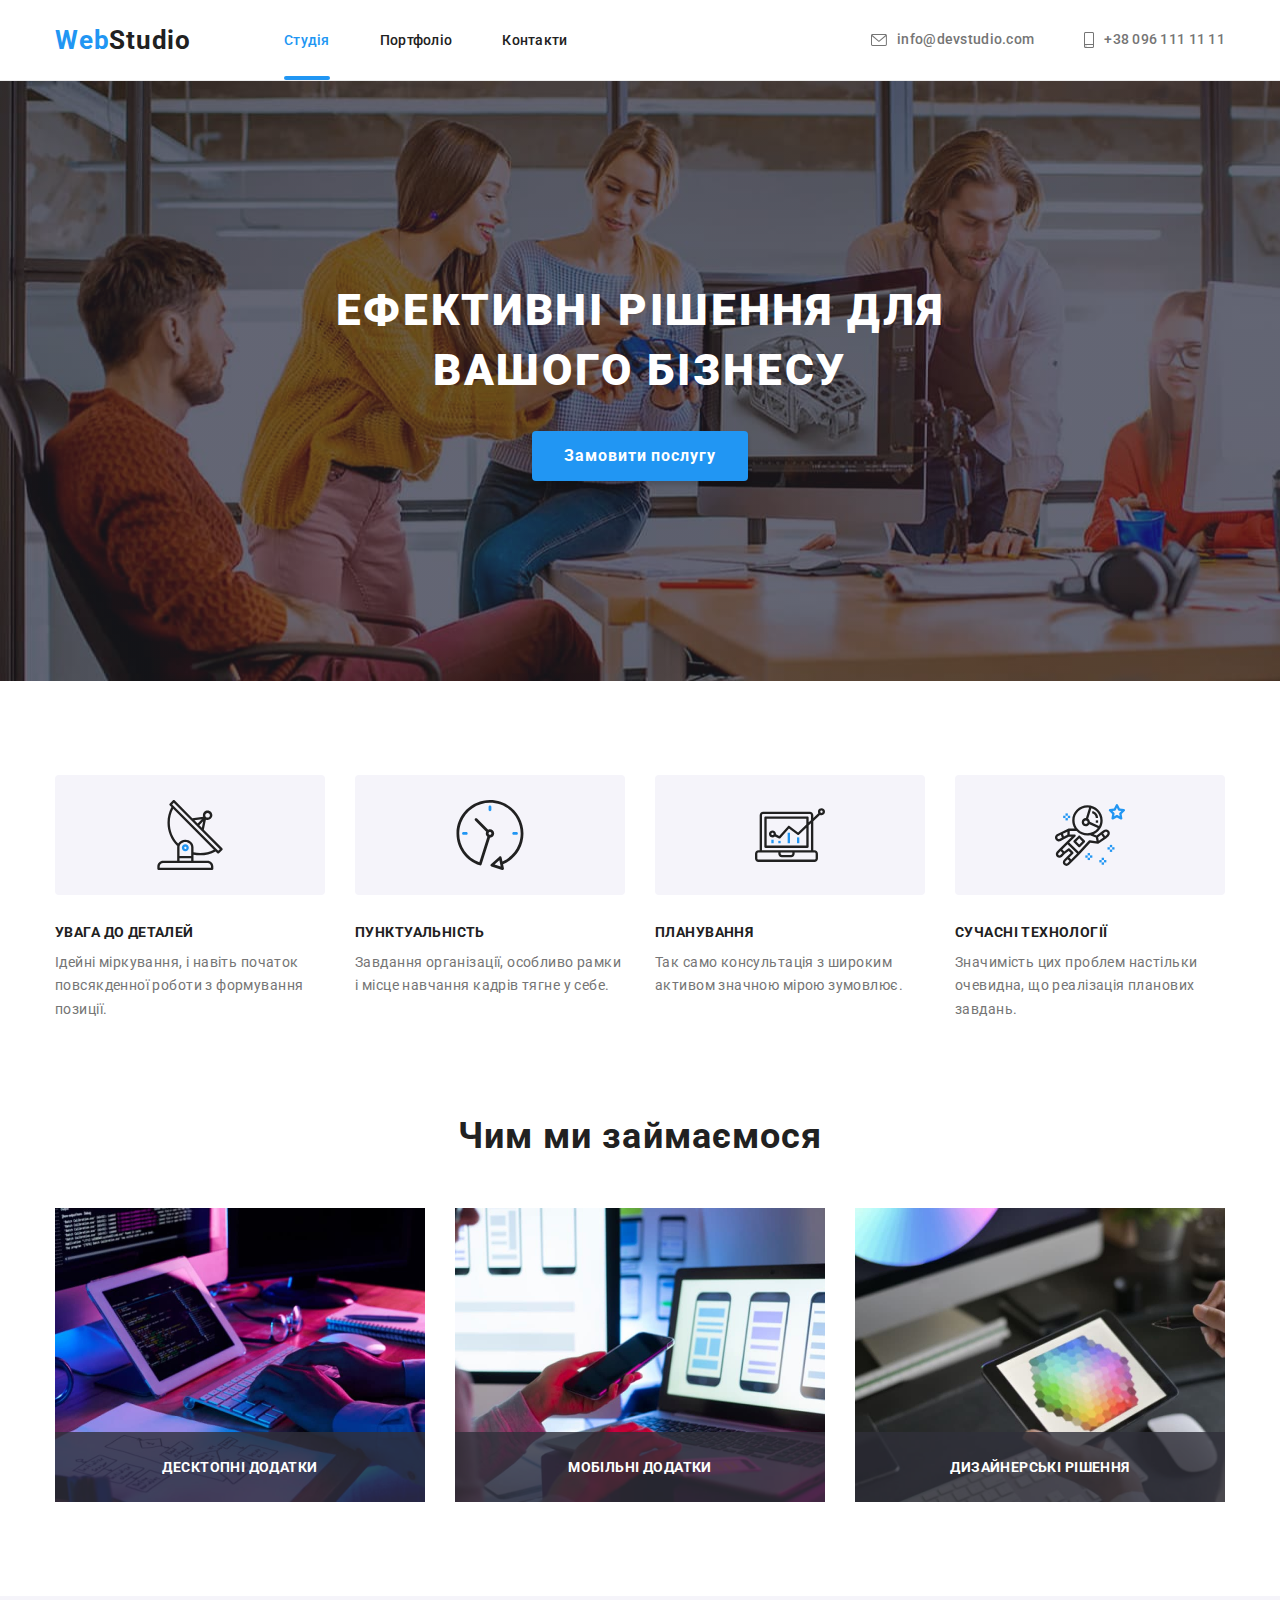
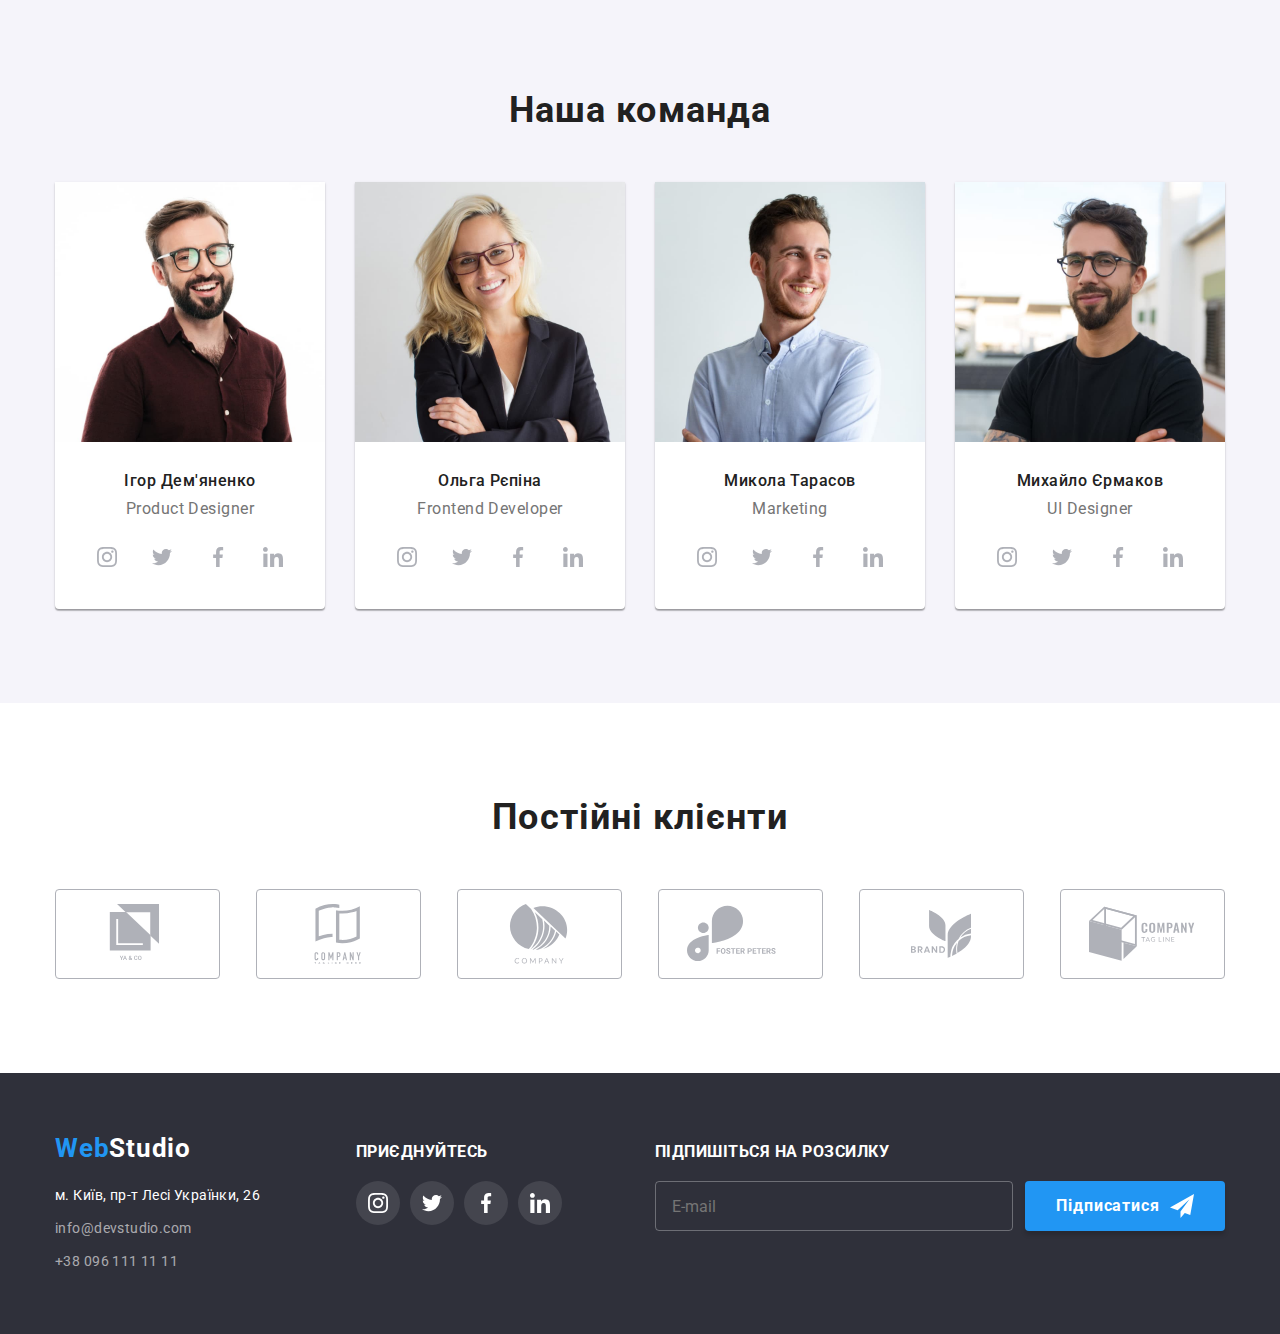
<file: index.html>
<!DOCTYPE html>
<html lang="uk">
  <head>
    <meta charset="UTF-8">
    <meta http-equiv="X-UA-Compatible" content="IE=edge">
    <meta name="viewport" content="width=device-width, initial-scale=1.0">
    <title>WebStudio</title>
    <link rel="preconnect" href="https://fonts.googleapis.com">
    <link rel="preconnect" href="https://fonts.gstatic.com" crossorigin>
    <link
      href="https://fonts.googleapis.com/css2?family=Raleway:wght@700&family=Roboto:wght@400;500;700;900&display=swap"
      rel="stylesheet"
    >
    <link
      rel="stylesheet"
      href="https://cdn.jsdelivr.net/npm/modern-normalize@1.1.0/modern-normalize.min.css"
    >
    
    <link rel="stylesheet" href="./css/main.min.css">
  </head>
  <body class="body">
    <header class="header">
      <div class="container header__container">
      <a href="./index.html" class="logo header__logo">Web<span class="logo__color1">Studio</span></a>
      <nav class="header-navigation">
        <ul class="menu">
          <li><a class="menu__link menu__link--current" href="./index.html">Студія</a></li>
          <li><a class="menu__link" href="./portfolio.html">Портфоліо</a></li>
          <li><a class="menu__link" href="./contact">Контакти</a></li>
        </ul>
      </nav>

      <ul class="contacts">
        <li>
          <a class="contacts__link" href="mailto:info@devstudio.com"> <svg class="contacts__icon" width="16" height="12">
            <use href="./images/sprite.svg#icon-envelope"></use>
            </svg> info@devstudio.com</a>
        </li>
        <li> 
          <a class="contacts__link" href="tel:+380961111111"><svg class="contacts__icon" width="10" height="16">
          <use href="./images/sprite.svg#icon-smartphone"></use>
          </svg>+38 096 111 11 11</a></li>
      </ul>
    </div>
    </header>

    <main>
      <section class="hero">
        <div class="container">
        <h1 class="hero__title">
          ЕФЕКТИВНІ РІШЕННЯ ДЛЯ ВАШОГО БІЗНЕСУ
        </h1>
        <button type="button" class="hero__button btn" data-modal-open>Замовити послугу</button>
      </div>
      </section>

      <section class="section">
        <div class="container">
        <h2 class="visually-hidden">Наші цінності</h2>
        <ul class="features-list">
          <li class="features-list__item">
            <div class="features-list__icon-box">
              <svg class="features-list__icon ">
                <use href="./images/sprite.svg#icon-antenna"></use>
              </svg>
            </div>
            <h3 class="features__title">УВАГА ДО ДЕТАЛЕЙ</h3>
            <p class="features__description">
              Ідейні міркування, і навіть початок повсякденної роботи з формування позиції.
            </p>
          </li>
          <li class="features-list__item">
            <div class="features-list__icon-box">
              <svg class="features-list__icon ">
                <use href="./images/sprite.svg#icon-clock"></use>
              </svg>
            </div>
            <h3 class="features__title">ПУНКТУАЛЬНІСТЬ</h3>
            <p class="features__description">
              Завдання організації, особливо рамки і місце навчання кадрів тягне у себе.
            </p>
          </li>

          <li class="features-list__item">
            <div class="features-list__icon-box">
              <svg class="features-list__icon">
                <use href="./images/sprite.svg#icon-diagram"></use>
              </svg>
            </div>
            <h3 class="features__title">ПЛАНУВАННЯ</h3>
            <p class="features__description">
              Так само консультація з широким активом значною мірою зумовлює.
            </p>
          </li>
          <li class="features-list__item">
            <div class="features-list__icon-box">
              <svg class="features-list__icon ">
                <use href="./images/sprite.svg#icon-astronaut"></use>
              </svg>
            </div>
            <h3 class="features__title">СУЧАСНІ ТЕХНОЛОГІЇ</h3>
            <p class="features__description">
              Значимість цих проблем настільки очевидна, що реалізація планових завдань.
            </p>
          </li>
        </ul>
        </div>
      </section>
      <section class="section section--no-padding-top">
        <div class="container">
        <h2 class="section__title">Чим ми займаємося</h2>
        <ul class="service" >
          <li class="service__item">
            <img src="./images/typing.jpg" alt="Десктопні додатки" width="370">
            <p class="service__description">Десктопні додатки</p>
          </li>
          <li class="service__item">
            <img src="./images/phone.jpg" alt="Мобільні додатки" width="370">
            <p class="service__description">Мобільні додатки</p>
          </li>
          <li class="service__item">
            <img src="./images/color.jpg" alt="Дизайнерські рішення" width="370">
            <p class="service__description">Дизайнерські рішення</p>
          </li>
        </ul>
      </div>
      </section>

      <section class="section section--other-background">
        <div class="container">
                <h2 class="section__title">Наша команда</h2>
        <ul class="team-list">
          <li class="team-list__item">
            <img src="./images/ihor.jpg" alt="Ігор Дем'яненко" width="270">
            <div class="team-list__card">

            <h3 class="team-list__title">Ігор Дем'яненко</h3>
            <p class="team-list__text">Product Designer</p>
            
              <ul class="social-list list">
                <li class="social-list__item">
                 <a class="social-list__link"     href="">      
                  <svg class="social-list__icon">
                     <use href="./images/sprite.svg#icon-instagram"></use>
                   </svg>
                 </a>
                </li> 
                <li class="social-list__item">
                 <a class="social-list__link" href="">
                   <svg class="social-list__icon">
                     <use href="./images/sprite.svg#icon-twitter"></use>
                   </svg>
                 </a>
                </li> 
                <li class="social-list__item">
                 <a class="social-list__link" href="">
                   <svg class="social-list__icon">
                     <use href="./images/sprite.svg#icon-facebook"></use>
                   </svg>
                 </a>
                </li> 
                <li class="social-list__item">
                 <a class="social-list__link" href="">
                   <svg class="social-list__icon">
                     <use href="./images/sprite.svg#icon-linkedin"></use>
                   </svg>
                 </a>

                </li> 
             </ul> 
             </div>    
            
          </li>

          <li class="team-list__item">
            <img src="./images/olya.jpg" alt="Ольга Рєпіна" width="270">
            <div class="team-list__card">
            <h3 class="team-list__title">Ольга Рєпіна</h3>
            <p class="team-list__text">Frontend Developer</p>
            
              <ul class="social-list list">
                <li class="social-list__item">
                 <a class="social-list__link" href="">
                   <svg class="social-list__icon">
                     <use href="./images/sprite.svg#icon-instagram"></use>
                   </svg>
                 </a>
                </li> 
                <li class="social-list__item">
                 <a class="social-list__link" href="">
                   <svg class="social-list__icon">
                     <use href="./images/sprite.svg#icon-twitter"></use>
                   </svg>
                 </a>
                </li> 
                <li class="social-list__item">
                 <a class="social-list__link" href="">
                   <svg class="social-list__icon">
                     <use href="./images/sprite.svg#icon-facebook"></use>
                   </svg>
                 </a>
                </li> 
                <li class="social-list__item">
                 <a class="social-list__link" href="">
                   <svg class="social-list__icon">
                     <use href="./images/sprite.svg#icon-linkedin"></use>
                   </svg>
                 </a>

                </li> 
             </ul> 
             </div>    
            
          </li>

          <li class="team-list__item">
            <img src="./images/mykola.jpg" alt="Микола Тарасов" width="270">
            <div class="team-list__card">
            <h3 class="team-list__title">Микола Тарасов</h3>
            <p class="team-list__text">Marketing</p>
            
              <ul class="social-list list">
                <li class="social-list__item">
                 <a class="social-list__link" href="">
                   <svg class="social-list__icon">
                     <use href="./images/sprite.svg#icon-instagram"></use>
                   </svg>
                 </a>
                </li> 
                <li class="social-list__item">
                 <a class="social-list__link" href="">
                   <svg class="social-list__icon">
                     <use href="./images/sprite.svg#icon-twitter"></use>
                   </svg>
                 </a>
                </li> 
                <li class="social-list__item">
                 <a class="social-list__link" href="">
                   <svg class="social-list__icon">
                     <use href="./images/sprite.svg#icon-facebook"></use>
                   </svg>
                 </a>
                </li> 
                <li class="social-list__item">
                 <a class="social-list__link" href="">
                   <svg class="social-list__icon">
                     <use href="./images/sprite.svg#icon-linkedin"></use>
                   </svg>
                 </a>

                </li> 
             </ul> 
             </div>    
            
          </li>

          <li class="team-list__item">
            <img src="./images/myhailo.jpg" alt="Михайло Єрмаков" width="270">
            <div class="team-list__card">
            <h3 class="team-list__title">Михайло Єрмаков</h3>
            <p class="team-list__text">UI Designer</p>
            
              <ul class="social-list list">
                <li class="social-list__item">
                 <a class="social-list__link" href="">
                   <svg class="social-list__icon">
                     <use href="./images/sprite.svg#icon-instagram"></use>
                   </svg>
                 </a>
                </li> 
                <li class="social-list__item">
                 <a class="social-list__link" href="">
                   <svg class="social-list__icon">
                     <use href="./images/sprite.svg#icon-twitter"></use>
                   </svg>
                 </a>
                </li> 
                <li class="social-list__item">
                 <a class="social-list__link" href="">
                   <svg class="social-list__icon">
                     <use href="./images/sprite.svg#icon-facebook"></use>
                   </svg>
                 </a>
                </li> 
                <li class="social-list__item">
                 <a class="social-list__link" href="">
                   <svg class="social-list__icon">
                     <use href="./images/sprite.svg#icon-linkedin"></use>
                   </svg>
                 </a>

                </li> 
             </ul> 
             </div>    
            
          </li>
        </ul>
      </div>
      </section>
      <section class="section">
        <div class="container">
          <h2 class="section__title">Постійні клієнти</h2>
          <ul class="clients-list list">
            <li class="clients-list__item">
              <a class="clients-list__link" href="">
                <svg class="clients-list__icon">
                  <use href="./images/sprite.svg#icon-client1"></use>
                </svg>
              </a>
            </li>
            <li class="clients-list__item">
              <a class="clients-list__link" href="">
                <svg class="clients-list__icon">
                  <use href="./images/sprite.svg#icon-client2"></use>
                </svg>
              </a>
            </li>
            <li class="clients-list__item">
              <a href="" class="clients-list__link">
                <svg class="clients-list__icon">
                  <use href="./images/sprite.svg#icon-client3"></use>
                </svg>
              </a>
            </li>
            <li class="clients-list__item">
              <a href="" class="clients-list__link">
                <svg class="clients-list__icon">
                  <use href="./images/sprite.svg#icon-client4"></use>
                </svg>
              </a>
            </li>
            <li class="clients-list__item">
              <a href="" class="clients-list__link">
                <svg class="clients-list__icon">
                  <use href="./images/sprite.svg#icon-client5"></use>
                </svg>
              </a>
            </li>
            <li class="clients-list__item">
              <a href="" class="clients-list__link">
                <svg class="clients-list__icon">
                  <use href="./images/sprite.svg#icon-client6"></use>
                </svg>
              </a>
            </li>
          </ul>
        </div>
      </section>
    </main>
    <footer class="footer">
      <div class="footer__container container">
        <div class="footer-address-container">
          <a href="./index.html" class="logo footer__logo">Web<span class="logo__color2">Studio</span></a>
      <address class="footer-address">
        <ul>
          <li class="footer-address__item">
            <a href="https://goo.gl/maps/GYPsgjkpxuacPWmt5" class="footer-address__street"
              >м. Київ, пр-т Лесі Українки, 26</a
            >
          </li>
          <li class="footer-address__item">
            <a href="mailto:info@devstudio.com" class="footer-address__email">info@devstudio.com</a>
          </li>
          <li><a href="tel:+380961111111" class="footer-address__email">+38 096 111 11 11</a></li>
        </ul>
      </address>
    </div>
    <div class="footer-social-box">
      <b class="follow-us">ПРИЄДНУЙТЕСЬ</b>
      <ul class="footer-social-list list">
        <li class="footer-social__item">
          <a class="footer-social-list__link" href="">
            <svg class="footer-social-list__icon">
              <use href="./images/sprite.svg#icon-instagram"></use>
            </svg>
          </a>
        </li>
        <li class="footer-social__item">
          <a class="footer-social-list__link" href="">
            <svg class="footer-social-list__icon">
              <use href="./images/sprite.svg#icon-twitter"></use>
            </svg>
          </a>
        </li>
        <li class="footer-social__item">
          <a class="footer-social-list__link" href="">
            <svg class="footer-social-list__icon">
              <use href="./images/sprite.svg#icon-facebook"></use>
            </svg>
          </a>
        </li>
        <li class="footer-social__item">
          <a class="footer-social-list__link" href="">
            <svg class="footer-social-list__icon">
              <use href="./images/sprite.svg#icon-linkedin"></use>
            </svg>
          </a>
        </li>
      </ul>
    </div>
    <div class="form footer-social-box">
      <b class="follow-us">Підпишіться на розсилку</b>
      <form class="footer-form">
        
          <input class="form-email-field" type="email" name="mail" placeholder="E-mail">
          <button class="footer-button" type="submit">Підписатися
                      <svg class="icon-send" width="24" height="24" >
              <use href="./images/sprite.svg#icon-icon-send"></use>
              </svg>
                      </button>
       
      </form>
    </div>
  </div>

    </footer>
    <div class="backdrop is-hidden" data-modal>
      <div class="modal-window">
        <button type="button" class="close-btn" data-modal-close>
          <svg class="close">
            <use href="./images/sprite.svg#close-icon"></use>
          </svg>
        </button>

        <form action="#" class="modal-form">
          <span class="modal-form-title">Залиште свої дані, ми вам передзвонимо</span>
          <label class="modal-form-field modal-form-text">
            Ім'я
            <span class="modal-form-input-wrapper">
              <input type="text" name="name" class="modal-form-input modal-form-text" autocomplete="name">
              <svg class="modal-form-icon">
              <use href="./images/sprite.svg#icon-form-person"></use>
              </svg>
            </span>
          </label>
          <label class="modal-form-field modal-form-text">
            Телефон
            <span class="modal-form-input-wrapper">
              <input type="tel" name="phone" class="modal-form-input modal-form-text" autocomplete="tel">
              <svg class="modal-form-icon" >
              <use href="./images/sprite.svg#icon-form-phone"></use>
              </svg>
            </span>
          </label>
          <label class="modal-form-field modal-form-text">
            Пошта
            <span class="modal-form-input-wrapper">
              <input type="email" name="mail" class="modal-form-input modal-form-text" autocomplete="email">
              <svg class="modal-form-icon" >
              <use href="./images/sprite.svg#icon-form-email"></use>
              </svg>
            </span>
          </label>
          <label class="modal-form-field modal-form-text modal-form-comment">
            Коментар
            <textarea class="modal-form-msg" name="comment" placeholder="Введіть текст"></textarea>
          </label>
          <span class="chek-policy-box">
            <input id="user-policy" type="checkbox" name="policy" value="accept-policy" class="modal-form-policy visually-hidden">
            <label for="user-policy" class="modal-form-policy-txt">Погоджуюся з розсилкою та приймаю <a href="#" class="modal-policy-link">Умови договору</a></label>
          </span>
        <button type="submit" class="modal-form-btn">Відправити</button>
        
        </form>


      </div>
    </div>
    
    <script src="./js/modal.js"></script>
  </body>
</html>
</file>
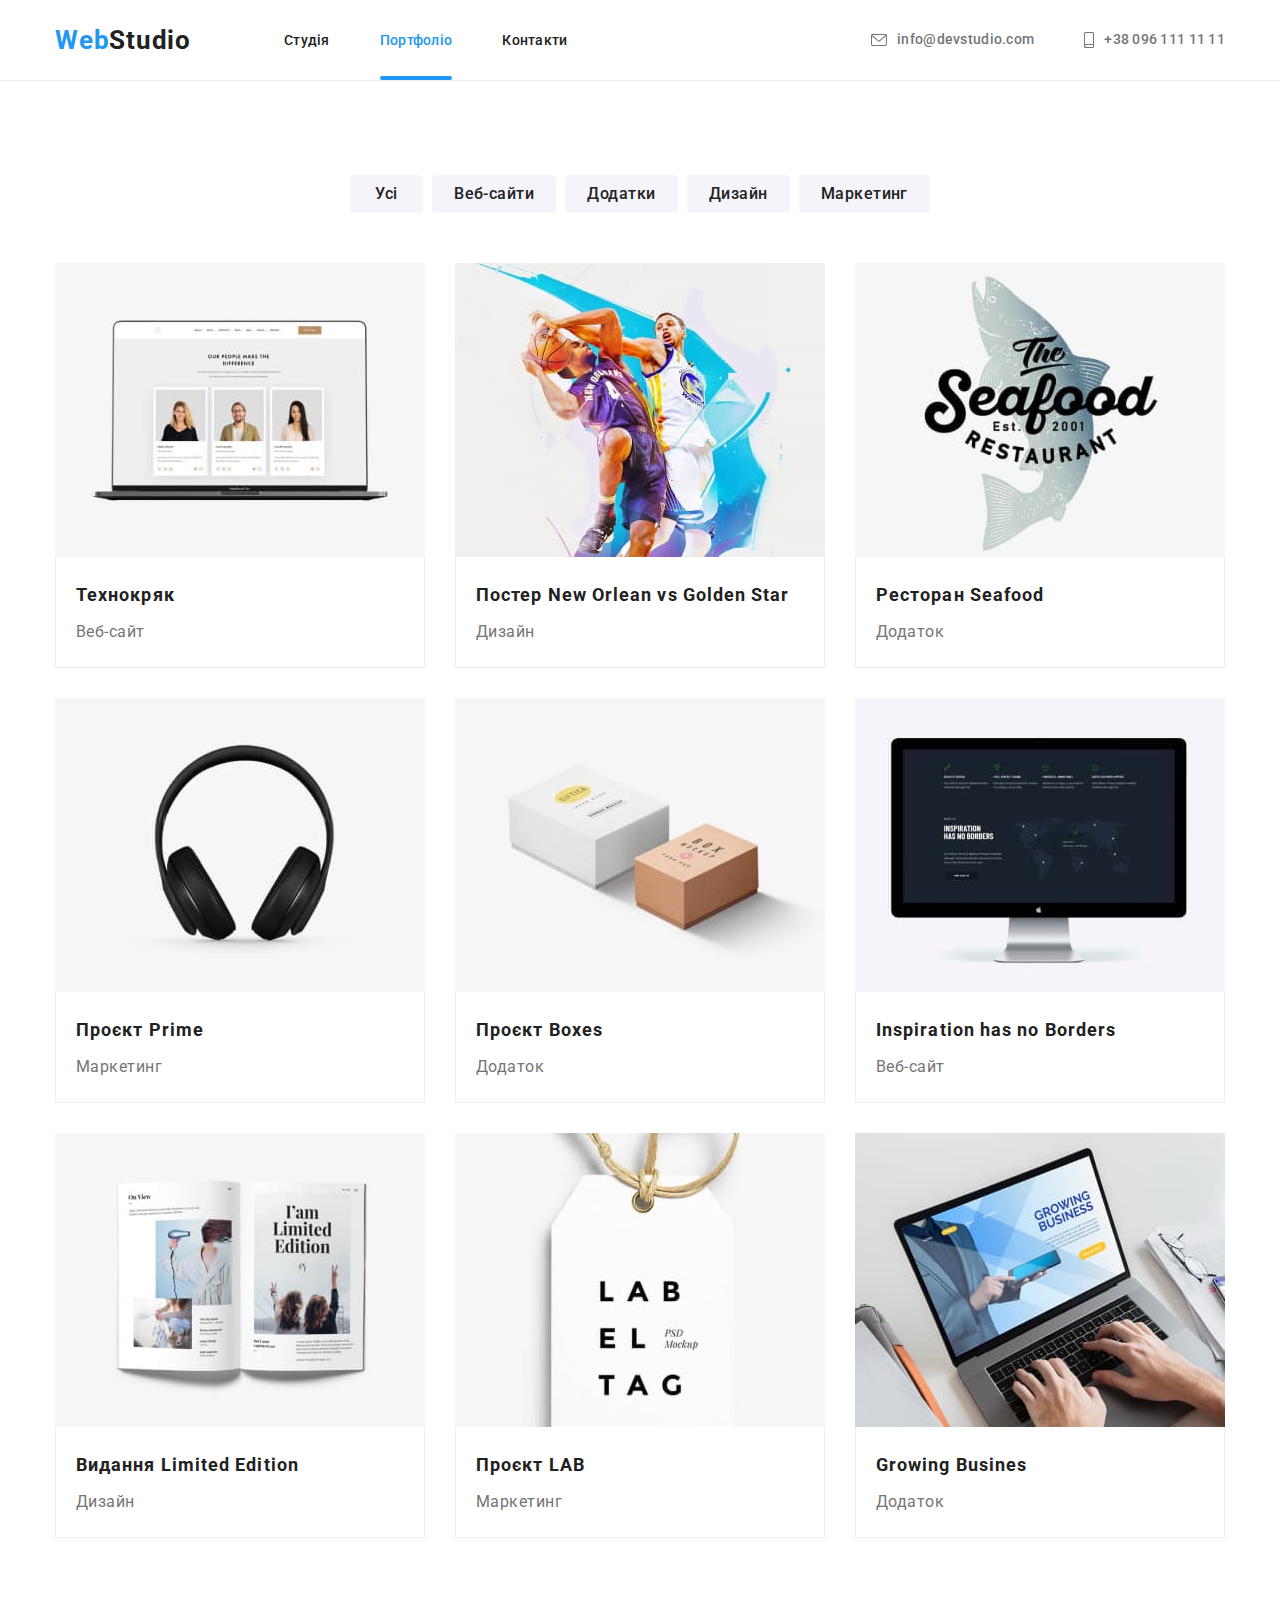
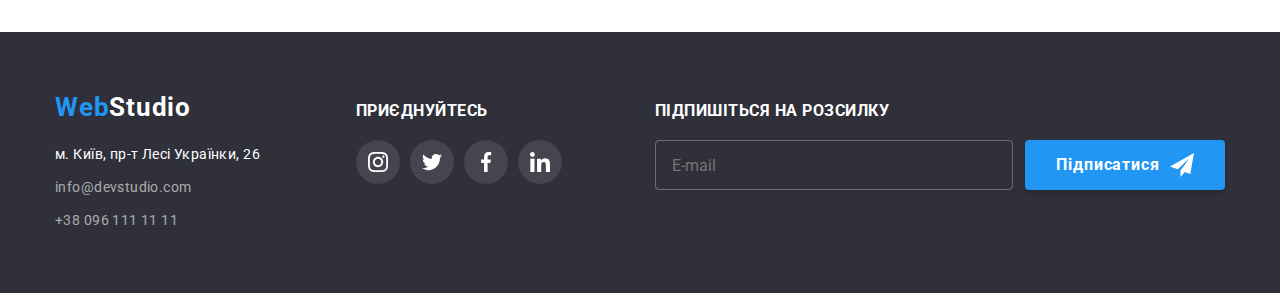
<file: portfolio.html>
<!DOCTYPE html>
<html lang="uk">
  <head>
    <meta charset="UTF-8">
    <meta http-equiv="X-UA-Compatible" content="IE=edge">
    <meta name="viewport" content="width=device-width, initial-scale=1.0">
    <title>WebStudio</title>
    <link rel="preconnect" href="https://fonts.googleapis.com">
    <link rel="preconnect" href="https://fonts.gstatic.com" crossorigin>
    <link
      href="https://fonts.googleapis.com/css2?family=Raleway:wght@700&family=Roboto:wght@400;500;700;900&display=swap"
      rel="stylesheet"
    >
    <link
      rel="stylesheet"
      href="https://cdn.jsdelivr.net/npm/modern-normalize@1.1.0/modern-normalize.min.css"
    >
    
    <link rel="stylesheet" href="./css/main.min.css">
  </head>
  <body class="body">
    <header class="header">
      <div class="container header__container">
        <a href="./index.html" class="logo header__logo">Web<span class="logo__color1">Studio</span></a>
      <nav class="header-navigation">
        <ul class=" menu">
          <li><a class="menu__link" href="./index.html">Студія</a></li>
          <li><a class="menu__link menu__link--current" href="./portfolio.html">Портфоліо</a></li>
          <li><a class="menu__link" href="./contact">Контакти</a></li>
        </ul>
      </nav>

      <ul class="contacts">
        <li>
          <a class="contacts__link" href="mailto:info@devstudio.com"> <svg class="contacts__icon" width="16" height="12">
            <use href="./images/sprite.svg#icon-envelope"></use>
            </svg> info@devstudio.com</a>
        </li>
        <li> 
          <a class="contacts__link" href="tel:+380961111111"><svg class="contacts__icon" width="10" height="16">
          <use href="./images/sprite.svg#icon-smartphone"></use>
          </svg>+38 096 111 11 11</a></li>
      </ul>
    </div>
    </header>
    <main>
      <section class="section">
        <div class="container">
        <h1 class="visually-hidden">Усі проєкти</h1>
        <ul class="buttons-list">
          <li class="buttons-list__point"><button class="buttons-list__item btn btn-current" type="button">Усі</button></li>
          <li class="buttons-list__point"><button class="buttons-list__item btn" type="button" >Веб-сайти</button></li>
          <li class="buttons-list__point"><button class="buttons-list__item btn" type="button" >Додатки</button></li>
          <li class="buttons-list__point"><button class="buttons-list__item btn" type="button" >Дизайн</button></li>
          <li class="buttons-list__point"><button class="buttons-list__item btn" type="button" >Маркетинг</button></li>
        </ul>

        <ul class="portfolio-list portfolio">
          <li class="portfolio-list__item">
            <a class="portfolio-card__link" href="/">
              <div class="portfolio-overlay">
                            <img src="./images/cheat.jpg" alt="люди в рамках" width="370">
                            <p class="overlay">Ресурс пропонує комплексні пропозиції з різним рівнем функціоналу та сервісів. Все це дозволить відвідувачу отримати вичерпні відомості про компанію чи приватну особу.</p>
            </div>
            <div class="portfolio-card__description"> 
            <h2 class="portfolio-card__title">Технокряк</h2>
            <p class="portfolio-card__type">Веб-сайт</p>
          </div>
        </a>
          </li>

          <li class="portfolio-list__item">
            <a class="portfolio-card__link" href="/">
            <div class="portfolio-overlay">
              <img src="./images/basketball.jpg" alt="люди грають в баскетбол" width="370">
              <p class="overlay">Ресурс пропонує комплексні пропозиції з різним рівнем функціоналу та сервісів. Все це дозволить відвідувачу отримати вичерпні відомості про компанію чи приватну особу.</p>
            </div>
              <div class="portfolio-card__description"> 
              <h2 class="portfolio-card__title">Постер New Orlean vs Golden Star</h2>
            <p class="portfolio-card__type">Дизайн</p>
          </div>
        </a>
          </li>

          <li class="portfolio-list__item">
            <a class="portfolio-card__link" href="/">
            <div class="portfolio-overlay">
              <img src="./images/restaurant.jpg" alt="логотип ресторану морської їжі" width="370"
            >
            <p class="overlay">Ресурс пропонує комплексні пропозиції з різним рівнем функціоналу та сервісів. Все це дозволить відвідувачу отримати вичерпні відомості про компанію чи приватну особу.</p>
            </div>
            <div class="portfolio-card__description"> 
            <h2 class="portfolio-card__title">Ресторан Seafood</h2>
            <p class="portfolio-card__type">Додаток</p>
          </div>
        </a>
          </li >

          <li class="portfolio-list__item">
            <a class="portfolio-card__link" href="/">
              <div class="portfolio-overlay">
              <img src="./images/headphone.jpg" alt="навушники" width="370">
              <p class="overlay">Ресурс пропонує комплексні пропозиції з різним рівнем функціоналу та сервісів. Все це дозволить відвідувачу отримати вичерпні відомості про компанію чи приватну особу.</p>
            </div>
            <div class="portfolio-card__description"> 
            <h2 class="portfolio-card__title">Проєкт Prime</h2>
            <p class="portfolio-card__type">Маркетинг</p>
          </div>
        </a>
          </li>

          <li class="portfolio-list__item">
            <a class="portfolio-card__link" href="/">
              <div class="portfolio-overlay">
                <img src="./images/boxes.jpg" alt="коробки з картону" width="370">
              <p class="overlay">Ресурс пропонує комплексні пропозиції з різним рівнем функціоналу та сервісів. Все це дозволить відвідувачу отримати вичерпні відомості про компанію чи приватну особу.</p>
            </div>
            <div class="portfolio-card__description"> 
            <h2 class="portfolio-card__title">Проєкт Boxes</h2>
            <p class="portfolio-card__type">Додаток</p>
          </div>
        </a>
          </li>

          <li class="portfolio-list__item">
            <a class="portfolio-card__link" href="/"
              >
              <div class="portfolio-overlay">
              <img src="./images/monitor.jpg" alt="монітор з текстом про натхнення" width="370"
            >
            <p class="overlay">Ресурс пропонує комплексні пропозиції з різним рівнем функціоналу та сервісів. Все це дозволить відвідувачу отримати вичерпні відомості про компанію чи приватну особу.</p>
          </div>
            <div class="portfolio-card__description"> 
            <h2 class="portfolio-card__title">Inspiration has no Borders</h2>
            <p class="portfolio-card__type">Веб-сайт</p>
          </div>
        </a>
          </li>

          <li class="portfolio-list__item">
            <a class="portfolio-card__link" href="/">
              <div class="portfolio-overlay">
                <img src="./images/magazine.jpg" alt="газета про дизайн" width="370">
              <p class="overlay">Ресурс пропонує комплексні пропозиції з різним рівнем функціоналу та сервісів. Все це дозволить відвідувачу отримати вичерпні відомості про компанію чи приватну особу.</p>
            </div>
            <div class="portfolio-card__description"> 
            <h2 class="portfolio-card__title">Видання Limited Edition</h2>
            <p class="portfolio-card__type">Дизайн</p>
          </div>
        </a>
          </li>

          <li class="portfolio-list__item">
            <a class="portfolio-card__link"  href="/">
              <div class="portfolio-overlay">
              
              <img src="./images/label.jpg" alt="ярлик" width="370">
              <p class="overlay">Ресурс пропонує комплексні пропозиції з різним рівнем функціоналу та сервісів. Все це дозволить відвідувачу отримати вичерпні відомості про компанію чи приватну особу.</p>
            </div>
            <div class="portfolio-card__description"> 
            <h2 class="portfolio-card__title">Проєкт LAB</h2>
            <p class="portfolio-card__type">Маркетинг</p>
          </div>
        </a>
          </li>

          <li class="portfolio-list__item">
            <a class="portfolio-card__link" href="/"
              >
              <div class="portfolio-overlay">
              
              
              <img src="./images/notebook.jpg" alt="ноутбук із текстом про бізнес" width="370"
            >
            <p class="overlay">Ресурс пропонує комплексні пропозиції з різним рівнем функціоналу та сервісів. Все це дозволить відвідувачу отримати вичерпні відомості про компанію чи приватну особу.</p>
            </div>
            <div class="portfolio-card__description"> 
            <h2 class="portfolio-card__title">Growing Busines</h2>
            <p class="portfolio-card__type">Додаток</p>
            </div>
          </a>
          </li>
        </ul>
      </div>
      </section>
    </main>
    <footer class="footer">
      <div class="footer__container container">
        <div class="footer-address-container">
          <a href="./index.html" class="logo footer__logo">Web<span class="logo__color2">Studio</span></a>
      <address class="footer-address">
        <ul>
          <li class="footer-address__item">
            <a href="https://goo.gl/maps/GYPsgjkpxuacPWmt5" class="footer-address__street"
              >м. Київ, пр-т Лесі Українки, 26</a
            >
          </li>
          <li class="footer-address__item">
            <a href="mailto:info@devstudio.com" class="footer-address__email">info@devstudio.com</a>
          </li>
          <li><a href="tel:+380961111111" class="footer-address__email">+38 096 111 11 11</a></li>
        </ul>
      </address>
    </div>
    <div class="footer-social-box">
      <b class="follow-us">ПРИЄДНУЙТЕСЬ</b>
      <ul class="footer-social-list list">
        <li class="footer-social__item">
          <a class="footer-social-list__link" href="">
            <svg class="footer-social-list__icon">
              <use href="./images/sprite.svg#icon-instagram"></use>
            </svg>
          </a>
        </li>
        <li class="footer-social__item">
          <a class="footer-social-list__link" href="">
            <svg class="footer-social-list__icon">
              <use href="./images/sprite.svg#icon-twitter"></use>
            </svg>
          </a>
        </li>
        <li class="footer-social__item">
          <a class="footer-social-list__link" href="">
            <svg class="footer-social-list__icon">
              <use href="./images/sprite.svg#icon-facebook"></use>
            </svg>
          </a>
        </li>
        <li class="footer-social__item">
          <a class="footer-social-list__link" href="">
            <svg class="footer-social-list__icon">
              <use href="./images/sprite.svg#icon-linkedin"></use>
            </svg>
          </a>
        </li>
      </ul>
    </div>
    <div class="form footer-social-box">
      <b class="follow-us">Підпишіться на розсилку</b>
      <form class="footer-form">
        
          <input class="form-email-field" type="email" name="mail" placeholder="E-mail">
          <button class="footer-button" type="submit">Підписатися
                      <svg class="icon-send" width="24" height="24" >
              <use href="./images/sprite.svg#icon-icon-send"></use>
              </svg>
                      </button>
       
      </form>
    </div>
  </div>

    </footer>
  </body>
</html>
</file>
<file: css/main.min.css>
.visually-hidden{position:absolute;width:1px;height:1px;margin:-1px;padding:0;overflow:hiiden;border:0;clip:rect(0 0 0 0)}.link{text-decoration:none}html{box-sizing:border-box}ul,li{list-style:none;padding:0;margin:0}h1,h2,h3,h4,h5,h6,p{margin:0px}img{display:block;max-width:100%;height:auto}body{font-family:"Roboto",sans-serif;font-style:normal;letter-spacing:.03em;font-family:"Roboto",sans-serif;color:#212121}.container{width:1200px;margin-left:auto;margin-right:auto;padding-left:15px;padding-right:15px}.container .header__container{display:flex;align-items:center}.container .footer__container{display:flex;align-items:baseline}.section{padding-top:94px;padding-bottom:94px}.section--no-padding-top{align-items:center;padding-top:0px}.section--other-background{background-color:#f5f4fa}.section__title{font-weight:700;font-size:36px;line-height:1.16;text-align:center;letter-spacing:.03em;color:#212121;margin-bottom:50px}.logo{color:#2196f3;text-decoration:none;font-family:"Roboto",sans-serif;font-weight:700;font-size:26px;line-height:1.19;letter-spacing:.03em}.logo__color1{color:#212121}.logo__color2{color:#fff}.header__logo{margin-right:93px;padding:24px 0px}.footer__logo{margin-right:0px;padding:0px}.backdrop{position:fixed;left:0;top:0;width:100%;height:100%;background-color:rgba(0,0,0,.2);transition:all 250ms linear}.backdrop.is-hidden .modal-window{transform:scale(0) rotateY(-180deg);transform:rotateX 0}.modal-form{display:flex;flex-direction:column}.modal-form-title{font-family:"Roboto",sans-serif;font-style:normal;font-weight:700;font-size:20px;line-height:1.15;text-align:center;letter-spacing:.03em;color:#212121;margin-bottom:12px}.modal-form-icon{position:absolute;display:block;width:18px;height:18px;top:50%;left:12px;transform:translateY(-50%);transition:fill 250ms cubic-bezier(0.4, 0, 0.2, 1)}.modal-form-input{width:100%;height:40px;border:1px solid rgba(33,33,33,.2);border-radius:4px;padding-left:42px;transition:border-color 250ms cubic-bezier(0.4, 0, 0.2, 1)}.modal-form-input:focus{outline:none;border:1px solid;border-color:#2196f3;cursor:pointer}.modal-form-input-wrapper{position:relative;display:block;margin-top:4px}.modal-form-field{margin-bottom:10px}.modal-form-comment{margin-bottom:20px}.modal-form-input:focus+.modal-form-icon{fill:#2196f3}.modal-form-msg{display:block;width:100%;height:120px;border:1px solid rgba(33,33,33,.2);border-radius:4px;padding:12px 16px;margin-top:4px;resize:none;transition:border-color 250ms cubic-bezier(0.4, 0, 0.2, 1)}.modal-form-msg:focus{outline:none;border:1px solid;border-color:#2196f3;cursor:pointer}.modal-form-policy-txt::before{content:"";display:inline-flex;width:16px;height:15px;border:2px solid #212121;margin-right:7px;border-radius:2px}.modal-form-policy:checked+.modal-form-policy-txt::before{background-color:#2196f3;border:0px #2196f3;background-image:url("data:image/svg+xml;charset=utf8,%3Csvg width='16' height='15' viewBox='0 0 13 10' fill='none' xmlns='http://www.w3.org/2000/svg'%3E%3Cpath d='M1.95703 4.75166L1.88825 4.68604L1.81923 4.75141L0.93123 5.59258L0.854858 5.66492L0.930974 5.73753L4.42671 9.07236L4.49574 9.1382L4.56476 9.07236L12.069 1.91352L12.1449 1.84116L12.069 1.76881L11.1873 0.927644L11.1183 0.861826L11.0493 0.927611L4.49577 7.17353L1.95703 4.75166Z' fill='white' stroke='white' stroke-width='0.2'/%3E%3C/svg%3E");background-repeat:no-repeat;transition:all 250ms cubic-bezier(0.4, 0, 0.2, 1)}.modal-form-policy:focus+.modal-form-policy-txt::before{outline:#2196f3 auto 2px}.modal-form-text{font-family:"Roboto",sans-serif;font-size:12px;line-height:1.17;letter-spacing:.01em;color:#757575}.modal-form-policy-txt,.modal-form .modal-policy-link{display:flex;justify-content:center;align-items:center;font-family:"Roboto",sans-serif;font-size:14px;line-height:1.71;letter-spacing:.03em;color:#757575;transition:all 250ms cubic-bezier(0.4, 0, 0.2, 1)}.modal-form .modal-policy-link{margin-bottom:0px;text-decoration-skip-ink:none;color:#2196f3;transition:all 250ms cubic-bezier(0.4, 0, 0.2, 1);margin-left:7px}.modal-form .chek-policy-box{display:flex;justify-content:center;margin-bottom:30px}.modal-form-btn{display:block;margin:0 auto;font-weight:700;font-size:16px;line-height:1.88;align-items:center;letter-spacing:.06em;color:#fff;min-width:200px;height:50px;cursor:pointer;background:#2196f3;box-shadow:0px 4px 4px rgba(0,0,0,.15);border-radius:4px;padding:10px 52px;border:1px solid rgba(0,0,0,0)}.modal-form .form input:not(:placeholder-shown){font-family:"Roboto",sans-serif;font-size:16px;line-height:1.25;display:flex;align-items:center;letter-spacing:.03em;color:rgba(255,255,255,.6)}.close{fill:#000;width:18px;height:18px;transition:fill 250ms cubic-bezier(0.4, 0, 0.2, 1)}.close-btn:hover .close,.close-btn:focus .close{fill:#2196f3}.close-btn{position:absolute;right:8px;top:8px;width:30px;height:30px;border:1px solid rgba(0,0,0,.1);background-color:#f5f5f5;box-sizing:border-box;border-radius:50%;cursor:pointer;display:flex;justify-content:center;align-items:center;transition:background-color 250ms cubic-bezier(0.4, 0, 0.2, 1),fill 250ms cubic-bezier(0.4, 0, 0.2, 1)}.close-btn:hover{background-color:#f5f5f5}.is-hidden{opacity:0;visibility:hidden;pointer-events:none}button{font-family:inherit;color:#212121;background-color:#f5f4fa;font-weight:500;font-size:16px;line-height:1.625;text-align:center;letter-spacing:.03em;cursor:pointer;transition:color 250ms cubic-bezier(0.4, 0, 0.2, 1),background-color 250ms cubic-bezier(0.4, 0, 0.2, 1)}button:hover,button:active,button:focus{color:#fff;background-color:#2196f3}.buttons-list{display:flex;justify-content:center;margin-bottom:50px}.buttons-list__point:not(:last-child){margin-right:9px}.buttons-list__item{font-family:"Roboto",sans-serif;font-weight:500;font-size:16px;line-height:1.63;text-align:center;letter-spacing:.03em;color:#212121;text-decoration:none;background-color:#f5f4fa;border-radius:4px;border:0px;min-width:73px;padding:6px 22px;transition:color 250ms cubic-bezier(0.4, 0, 0.2, 1),background-color 250ms cubic-bezier(0.4, 0, 0.2, 1),filter 250ms cubic-bezier(0.4, 0, 0.2, 1)}.buttons-list__item:hover,.buttons-list__item:focus,.buttons-list__item .btn-current{background:#2196f3;color:#fff;filter:drop-shadow(0px 4px 4px rgba(0, 0, 0, 0.25))}.btn{border:none;border-radius:4px;cursor:pointer}.btn-current{font-family:"Roboto",sans-serif;font-weight:500;font-size:16px;line-height:1.63;text-align:center;letter-spacing:.03em;color:#212121;text-decoration:none;background-color:#f5f4fa;border-radius:4px;border:0px;min-width:73px;padding:6px 22px;transition:color 250ms cubic-bezier(0.4, 0, 0.2, 1),background-color 250ms cubic-bezier(0.4, 0, 0.2, 1),filter 250ms cubic-bezier(0.4, 0, 0.2, 1)}.portfolio{display:flex;flex-wrap:wrap;padding:0;list-style:none;align-content:center}.portfolio-list__item{align-items:center;margin-right:30px;margin-bottom:30px}.portfolio-list__item:nth-last-child(-n+3){margin-bottom:0}.portfolio-list__item:nth-child(3n){margin-right:0}.portfolio-card__description{padding:20px 20px;border:1px solid #eee;border-top:0}.portfolio-card__link{display:block;text-decoration:none;transition:box-shadow 250ms cubic-bezier(0.4, 0, 0.2, 1)}.portfolio-card__link:hover,.portfolio-card__link:focus{box-shadow:0px 1px 1px rgba(0,0,0,.12),0px 4px 4px rgba(0,0,0,.06),1px 4px 6px rgba(0,0,0,.16)}.portfolio-card__title{font-weight:700;font-size:18px;line-height:2;letter-spacing:.06em;color:#212121;text-decoration:none;margin-bottom:4px}.portfolio-card__type{font-size:16px;line-height:1.875;color:#757575;text-decoration:none;letter-spacing:.03em}.header{background:#fff;border-bottom:1px solid #ececec}.header__container{display:flex;align-items:center}.header-navigation{display:flex;align-items:center}.menu{display:flex;column-gap:50px;padding-top:32;padding-bottom:32;align-items:center}.menu__link{color:#212121;font-weight:500;font-size:14px;line-height:1.14;letter-spacing:.02em;text-decoration:none;padding:32px 0px;transition:color 250ms cubic-bezier(0.4, 0, 0.2, 1);position:relative}.menu__link:hover,.menu__link:focus,.menu__link:active{color:#2196f3}.menu__link--current{color:#2196f3}.menu__link--current::after{display:block;position:absolute;bottom:0px;left:0;content:"";width:100%;height:4px;background-color:#2196f3;border-radius:2px}.contacts{display:flex;margin-left:auto;column-gap:50px}.contacts__link{font-weight:500;font-size:14px;line-height:1.14;letter-spacing:.02em;text-decoration:none;color:#757575;padding:32px 0px;display:flex;align-items:center;transition:color 250ms cubic-bezier(0.4, 0, 0.2, 1),fill 250ms cubic-bezier(0.4, 0, 0.2, 1)}.contacts__link:hover,.contacts__link:focus,.contacts__link:active{color:#2196f3}.contacts__icon{margin-right:10px;fill:#757575;transition:fill 250ms cubic-bezier(0.4, 0, 0.2, 1)}.contacts__link:hover .contacts__icon,.contacts__link:focus .contacts__icon{fill:#2196f3}.hero{background-color:#2f303a;text-align:center;align-items:center;padding-top:200px;padding-bottom:200px;background-image:linear-gradient(rgba(47, 48, 58, 0.4), rgba(47, 48, 58, 0.4)),url("../images/hero-bg.jpg");background-repeat:no-repeat;background-size:cover;max-width:1600px;margin-left:auto;margin-right:auto}.hero__title{font-weight:900;font-size:44px;line-height:1.36;color:#fff;letter-spacing:.06em;max-width:696px;text-align:center;text-transform:uppercase;margin-right:auto;margin-left:auto}.hero__button{font-family:inherit;color:#fff;background-color:#2196f3;font-weight:700;font-size:16px;line-height:1.875;align-items:center;text-align:center;letter-spacing:.06em;cursor:pointer;margin-right:auto;margin-left:auto;margin-top:30px;padding:10px 32px;min-width:200px;height:50px;justify-content:center;box-shadow:0px 4px 4px rgba(0,0,0,.15)}.btn{border:none;border-radius:4px;cursor:pointer}.features-list{display:flex;column-gap:30px;justify-content:space-around}.features-list-item:not(:last-child){margin-right:30px}.features-list__icon-box{display:flex;justify-content:center;align-items:center;width:270px;height:120px;margin-bottom:30px;background-color:#f5f4fa;border-radius:4px}.features-list__icon{width:70px;height:70px}.features-list li:nth-last-child(-n+4){flex-basis:270px}.features__description{font-size:14px;line-height:1.7;letter-spacing:.03em;color:#757575}.features__title{font-weight:700;font-size:14px;line-height:1.14;letter-spacing:.03em;text-transform:uppercase;margin-bottom:10px;margin-top:0px}.service{display:flex;column-gap:30px}.service__item{position:relative}.service__description{font-family:"Roboto",sans-serif;font-style:normal;font-weight:bold;font-size:14px;line-height:1.143;text-align:center;letter-spacing:.03em;text-transform:uppercase;height:70px;color:#fff;background-color:rgba(47,48,58,.8);justify-content:center;position:absolute;width:100%;bottom:0;display:flex;align-items:center}.team{background-color:#f5f4fa}.team-list{display:flex;column-gap:30px}.team-list__item{width:270px;background-color:#fff;box-shadow:0px 1px 3px rgba(0,0,0,.12),0px 1px 1px rgba(0,0,0,.14),0px 2px 1px rgba(0,0,0,.2);border-radius:0px 0px 4px 4px}.team-list__card{padding:30px}.team-list__title{font-weight:500;font-size:16px;line-height:1.18;text-align:center;letter-spacing:.03em;margin-bottom:10px}.team-list__text{font-size:16px;line-height:1.18;text-align:center;letter-spacing:.03em;margin-bottom:16px;color:#757575}.social-list{display:flex;justify-content:space-between}.social-list__item{list-style:none;width:44px;height:44px}.social-list__link{display:inline-flex;justify-content:center;align-items:center;width:100%;height:100%;border-radius:50%;fill:#afb1b8;transition:fill 250ms cubic-bezier(0.4, 0, 0.2, 1),color 250ms cubic-bezier(0.4, 0, 0.2, 1),background-color 250ms cubic-bezier(0.4, 0, 0.2, 1)}.social-list__link:hover,.social-list__link:focus{background-color:#2196f3;color:#f5f5f5}.social-list__icon{width:20px;height:20px;transition:fill 250ms cubic-bezier(0.4, 0, 0.2, 1)}.social-list__link:hover .social-list__icon,.social-list__link:focus .social-list__icon{fill:#fff}.clients-list{display:flex;justify-content:space-between}.clients-list__item{height:90px;width:calc(16.6666666667% - 30px)}.clients-list__link{display:flex;justify-content:center;align-items:center;width:100%;height:100%;border:1px solid #afb1b8;border-radius:4px;color:#afb1b8;transition:border-color 250ms cubic-bezier(0.4, 0, 0.2, 1),fill 250ms cubic-bezier(0.4, 0, 0.2, 1),color 250ms cubic-bezier(0.4, 0, 0.2, 1),background-color 250ms cubic-bezier(0.4, 0, 0.2, 1)}.clients-list__link:hover,.clients-list__link:focus{color:#2196f3;border-color:#2196f3}.clients-list__icon{width:106px;height:60px;fill:#afb1b8;transition:fill 250ms cubic-bezier(0.4, 0, 0.2, 1)}.clients-list__link:hover .clients-list__icon,.clients-list__link:focus .clients-list__icon{fill:#2196f3}.footer{background-color:#2f303a;padding-bottom:60px;padding-top:60px}.footer-address{margin-top:20px}.footer-address__item{margin-bottom:9px}.footer-address__street{font-style:normal;font-size:14px;line-height:1.71;letter-spacing:.03em;color:#fff;text-decoration:none}.footer-address__email{font-style:normal;font-size:14px;line-height:1.71;letter-spacing:.03em;color:rgba(255,255,255,.6);text-decoration:none}.footer-form{display:flex}.footer-social-box{margin-left:0px}.footer-social__item{width:44px;height:44px}.footer-social__item:not(:last-child){margin-right:10px}.footer-social-list{display:flex}.footer-social-list__link{display:flex;justify-content:center;align-items:center;width:100%;height:100%;border-radius:50%;fill:#fff;background-color:rgba(255,255,255,.1);transition:background-color 250ms cubic-bezier(0.4, 0, 0.2, 1)}.footer-social-list__link:hover,.footer-social-list__link:focus{background-color:#2196f3}.footer-social-list__icon{width:20px;height:20px}.footer__container{display:flex;align-items:baseline}.footer-address-container{margin-right:70px;flex-grow:1}.footer-button{font-weight:700;font-size:16px;line-height:1.88;display:inline-flex;justify-content:center;align-items:center;letter-spacing:.06em;color:#fff;background:#2196f3;min-width:200px;height:50px;cursor:pointer;box-shadow:0px 4px 4px rgba(0,0,0,.15);border-radius:4px;padding:10px 29px;border:1px solid rgba(0,0,0,0);margin-left:12px}.footer__logo{margin-right:0px;padding:0px}.follow-us{display:inline-block;margin-bottom:20px;color:#fff;font-style:normal;text-transform:uppercase}.form{margin-left:93px}.form-position{display:flex}.form-email-field{font-weight:400;width:358px;height:50px;background-color:rgba(0,0,0,0);border-radius:4px;border:1px solid rgba(255,255,255,.3);padding:15px 16px;font-family:"Roboto",sans-serif;font-style:normal;color:rgba(255,255,255,.6);font-size:16px;line-height:1.25}.icon-send{margin-left:10px}.overlay{position:absolute;color:#fff;background-color:#2196f3;padding:63px 24px;width:100%;top:0;left:0;transition:transform 250ms linear;transform:translateY(100%);font-family:"Roboto",sans-serif;font-size:18px;line-height:1.56}.portfolio-card__link:hover .overlay,.portfolio-card__link:focus .overlay{transform:translateY(0%);opacity:1}.portfolio-overlay{position:relative;overflow:hidden}.modal-window{position:absolute;top:50%;left:50%;transform:translate(-50%, -50%);width:528px;min-height:581px;background:#f5f5f5;box-shadow:0px 1px 3px rgba(0,0,0,.12),0px 1px 1px rgba(0,0,0,.14),0px 2px 1px rgba(0,0,0,.2);border-radius:4px;transition:transform 250ms linear;padding:40px 39px 40px 41px}/*# sourceMappingURL=main.min.css.map */
</file>
